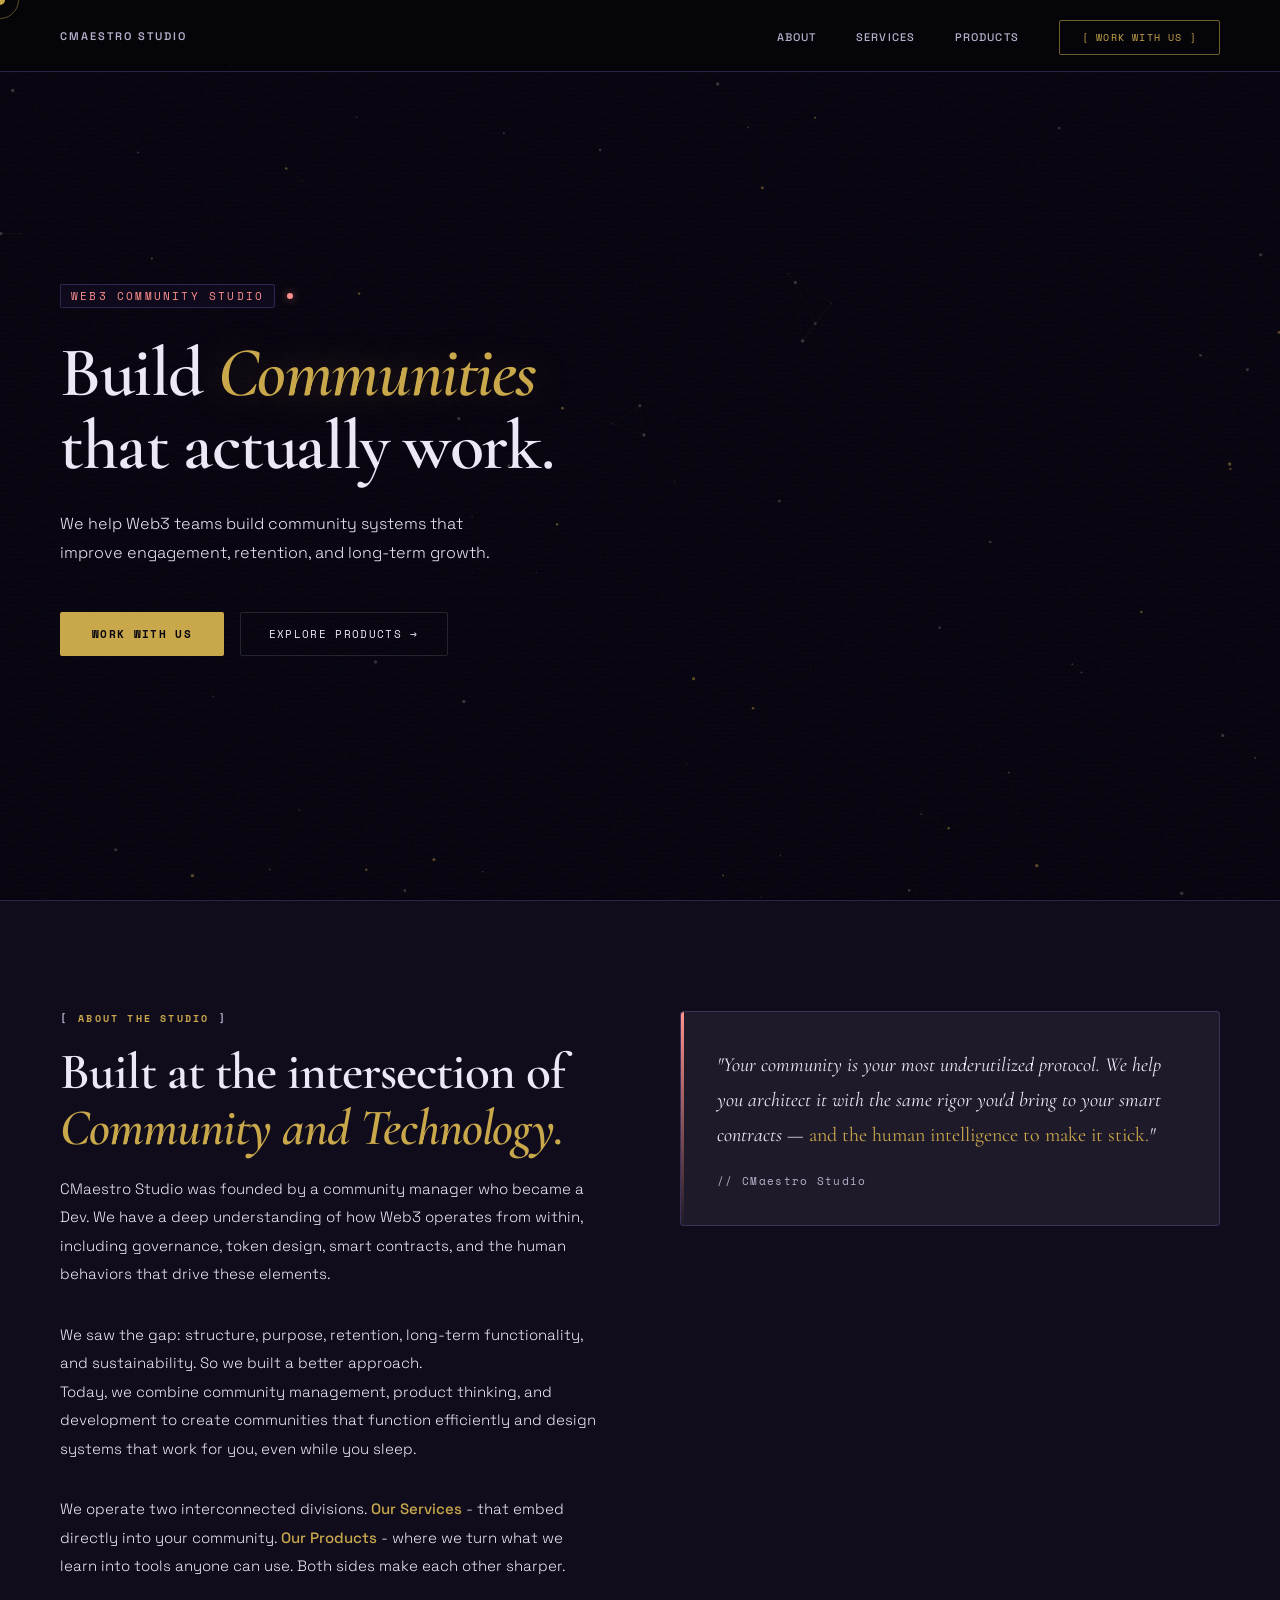
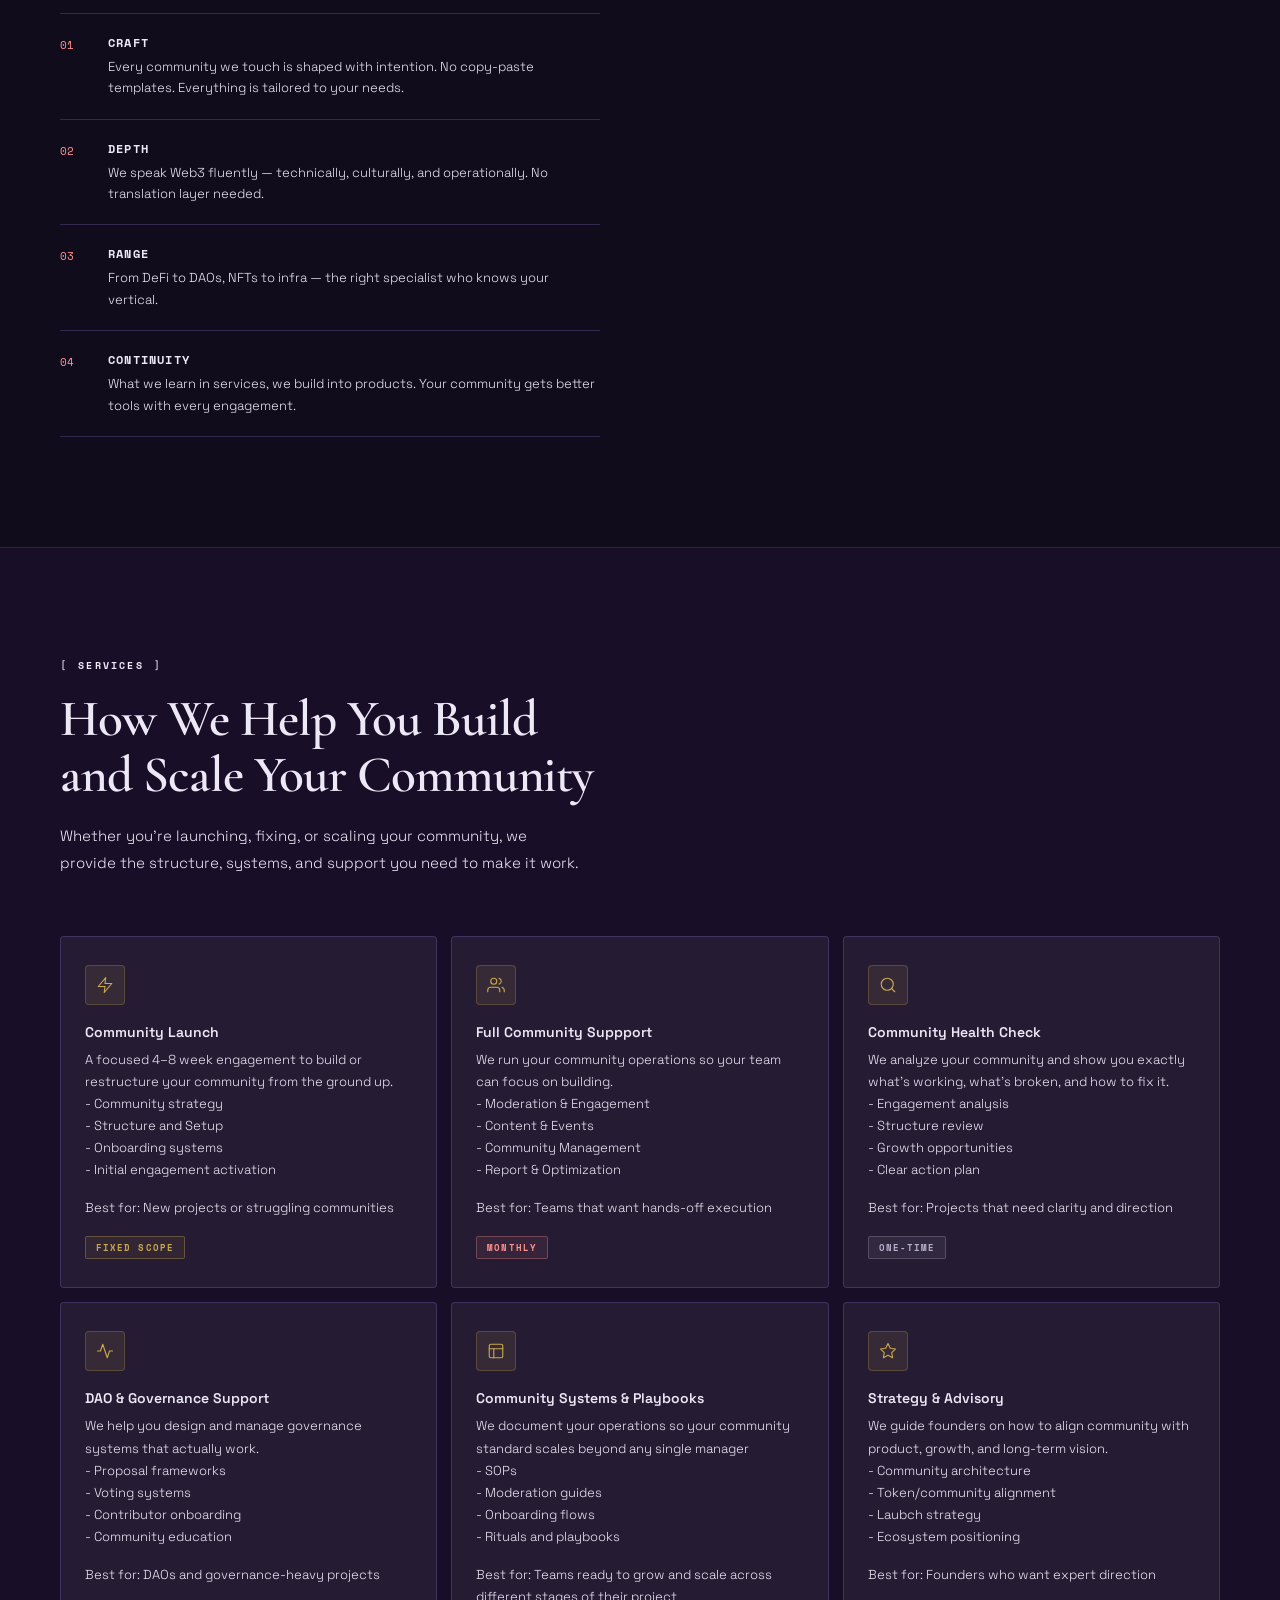
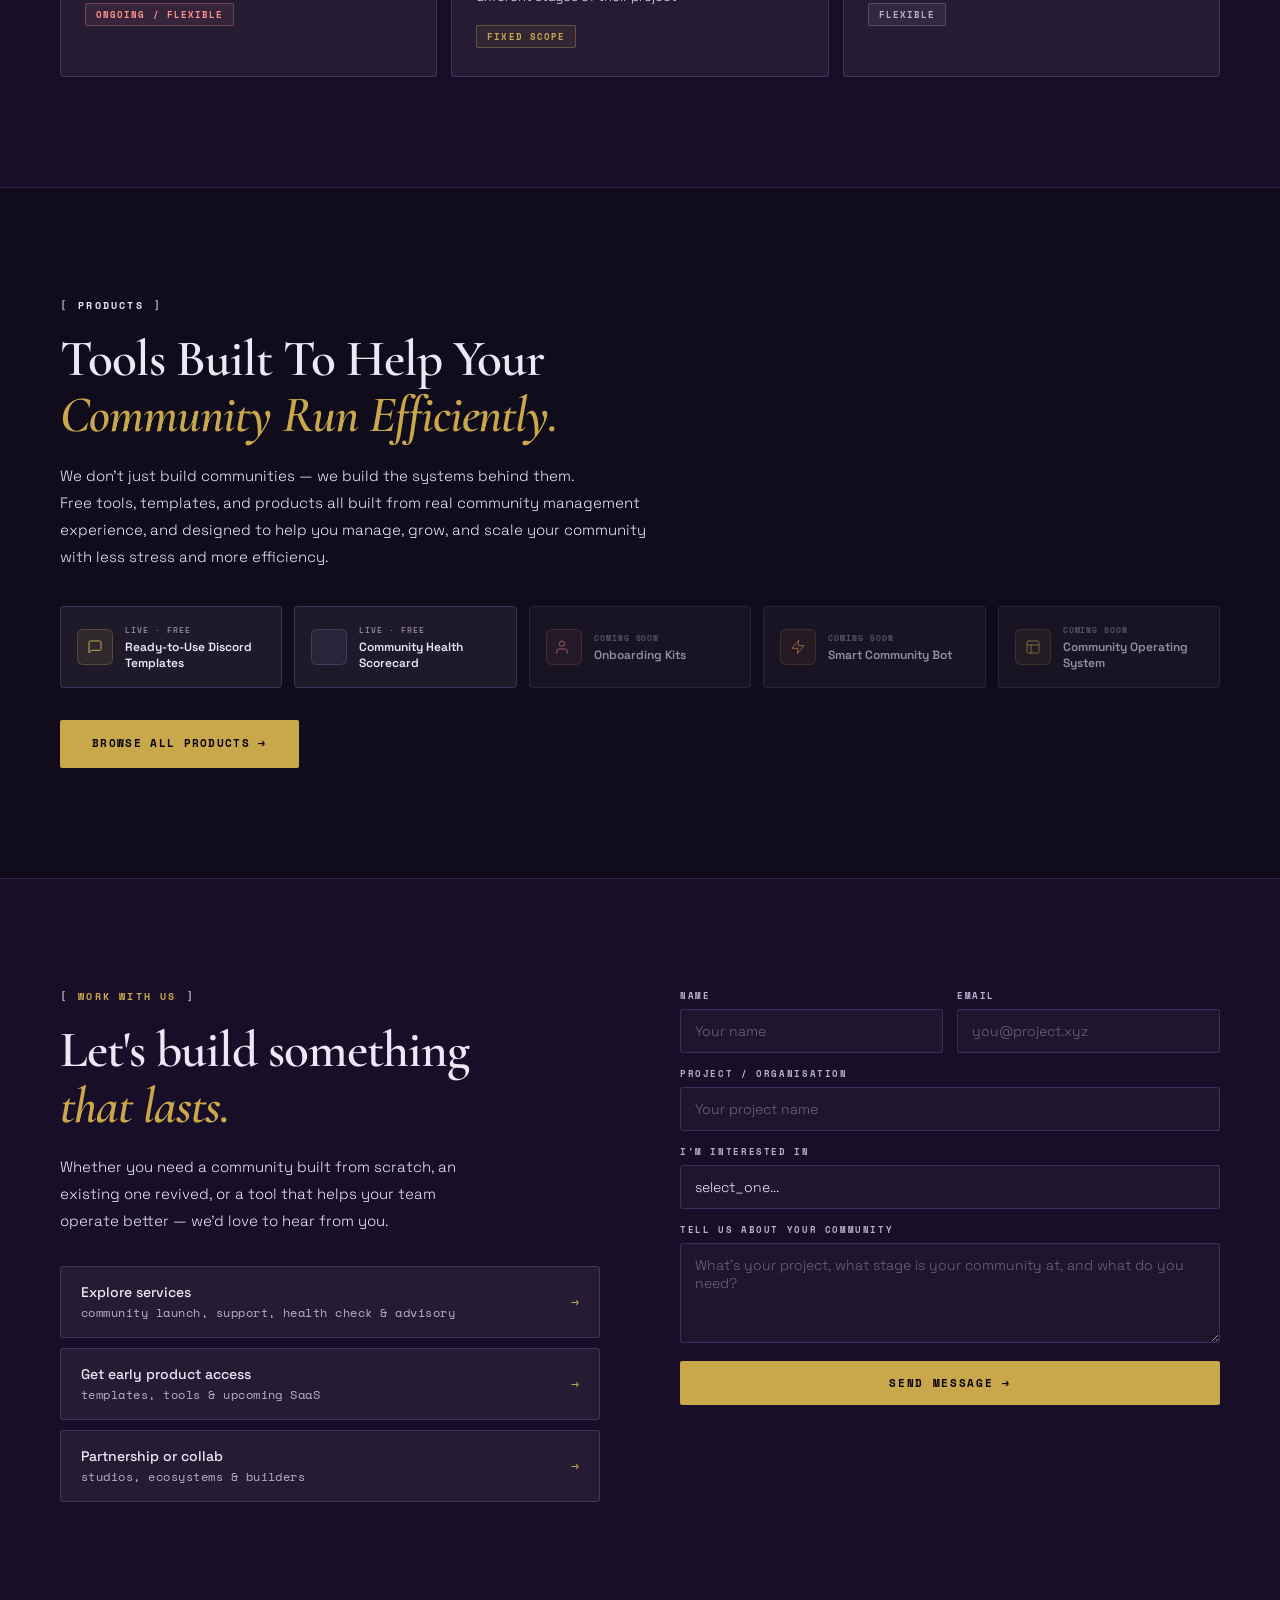
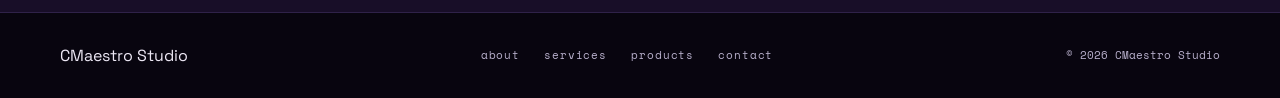
<file: index.html>
<!DOCTYPE html>
<html lang="en">
<head>
  <meta charset="UTF-8">
  <meta name="viewport" content="width=device-width, initial-scale=1.0">
  <title>CMaestro Studio</title>
  <link rel="preconnect" href="https://fonts.googleapis.com">
  <link rel="preconnect" href="https://fonts.gstatic.com" crossorigin>
  <link rel="stylesheet" href="styles.css">
</head>
<body>

  <div class="cursor"></div>
  <div class="cursor-ring"></div>
  <canvas id="particle-canvas"></canvas>

  <div class="page-wrap">

    <!-- NAV -->
    <nav>
      <a href="/" class="nav-logo">
        <!-- <span class="nav-mark">CM</span> -->
        <span class="nav-name">CMaestro Studio</span>
      </a>
      <ul class="nav-links">
        <li><a href="#about">About</a></li>
        <li><a href="#services">Services</a></li>
        <li><a href="/products/">Products</a></li>
        <li><a href="#contact" class="nav-cta">[ Work with us ]</a></li>
      </ul>
      <div class="nav-hamburger" onclick="toggleMenu()">
        <span></span><span></span><span></span>
      </div>
    </nav>

    <!-- HERO -->
    <section id="hero">
      <div class="hero-left reveal">
        <div class="hero-eyebrow">
          <span class="hero-eyebrow-tag typed-text" data-text="WEB3 COMMUNITY STUDIO">WEB3 COMMUNITY STUDIO</span>
          <span class="hero-eyebrow-dot"></span>
        </div>
        <h1>
          <span class="glitch" data-text="Orchestrating">Build</span>
          <em>Communities</em><br>that actually work.
        </h1>
        <p class="hero-body">We help Web3 teams build community systems that improve engagement, retention, and long-term growth.</p>
        <div class="hero-actions">
          <a href="#contact" class="btn-primary">Work with us</a>
          <a href="/products/" class="btn-secondary">Explore products →</a>
        </div>
      </div>
    </section>

    <div class="section-rule"></div>

    <!-- ABOUT -->
    <section id="about">
      <div class="inner">
        <div class="about-grid">
          <div class="about-left">
            <div class="section-eyebrow eyebrow-gold reveal">
              <span class="section-eyebrow-bracket">[</span>
              <span class="section-eyebrow-text">about the studio</span>
              <span class="section-eyebrow-bracket">]</span>
            </div>
            <h2 class="reveal reveal-delay-1">Built at the intersection of<br><em>Community and Technology.</em></h2>
            <p class="about-body reveal reveal-delay-2">CMaestro Studio was founded by a community manager who became a Dev. We have a deep understanding of how Web3 operates from within, including governance, token design, smart contracts, and the human behaviors that drive these elements.</p>
            <p class="about-body reveal reveal-delay-2">We saw the gap: structure, purpose, retention, long-term functionality, and sustainability. 
            So we built a better approach. <br>Today, we combine community management, product thinking, and development to create communities that function efficiently and design systems that work for you, even while you sleep.
            </p>

            <p class="about-body reveal reveal-delay-2">We operate two interconnected divisions. <strong>Our Services</strong> - that embed directly into your community. <strong>Our Products</strong> - where we turn what we learn into tools anyone can use. Both sides make each other sharper.</p>
            <div class="about-pillars reveal reveal-delay-3">
              <div class="about-pillar">
                <div class="pillar-num">01</div>
                <div class="pillar-text">
                  <h4>Craft</h4>
                  <p>Every community we touch is shaped with intention. No copy-paste templates. Everything is tailored to your needs.</p>
                </div>
              </div>
              <div class="about-pillar">
                <div class="pillar-num">02</div>
                <div class="pillar-text">
                  <h4>Depth</h4>
                  <p>We speak Web3 fluently — technically, culturally, and operationally. No translation layer needed.</p>
                </div>
              </div>
              <div class="about-pillar">
                <div class="pillar-num">03</div>
                <div class="pillar-text">
                  <h4>Range</h4>
                  <p>From DeFi to DAOs, NFTs to infra — the right specialist who knows your vertical.</p>
                </div>
              </div>
              <div class="about-pillar">
                <div class="pillar-num">04</div>
                <div class="pillar-text">
                  <h4>Continuity</h4>
                  <p>What we learn in services, we build into products. Your community gets better tools with every engagement.</p>
                </div>
              </div>
            </div>
          </div>
          <div class="about-right reveal reveal-delay-2">
            <div class="about-quote">
              <blockquote>"Your community is your most underutilized protocol. We help you architect it with the same rigor you'd bring to your smart contracts  — <span>and the human intelligence to make it stick.</span>"</blockquote>
              <div class="about-quote-attr">// CMaestro Studio</div>
            </div>
        </div>
      </div>
    </section>

    <div class="section-rule"></div>

    <!-- SERVICES -->
    <section id="services">
      <div class="inner">
        <div class="section-eyebrow eyebrow-peach reveal">
          <span class="section-eyebrow-bracket">[</span>
          <span class="section-eyebrow-text">services</span>
          <span class="section-eyebrow-bracket">]</span>
        </div>
        <h2 class="reveal reveal-delay-1"> How We Help You Build <br>and Scale Your Community</h2>
        <p class="section-lead reveal reveal-delay-2">Whether you're launching, fixing, or scaling your community, we provide the structure, systems, and support you need to make it work.</p>
        <div class="services-grid">
          <div class="service-card reveal reveal-delay-1">
            <div class="service-icon">
              <svg viewBox="0 0 24 24"><path d="M13 2L3 14h9l-1 8 10-12h-9l1-8z"/></svg>
            </div>
            <h3>Community Launch</h3>
            <p>A focused 4–8 week engagement to build or restructure your community from the ground up. 
              <br>- Community strategy <br>- Structure and Setup <br>- Onboarding systems <br>- Initial engagement activation
            </p>
            <p>Best for: New projects or struggling communities</p>
            <span class="service-badge badge-sprint">Fixed scope</span>
          </div>
          <div class="service-card reveal reveal-delay-2">
            <div class="service-icon">
              <svg viewBox="0 0 24 24"><path d="M17 21v-2a4 4 0 0 0-4-4H5a4 4 0 0 0-4 4v2"/><circle cx="9" cy="7" r="4"/><path d="M23 21v-2a4 4 0 0 0-3-3.87"/><path d="M16 3.13a4 4 0 0 1 0 7.75"/></svg>
            </div>
            <h3>Full Community Suppport</h3>
            <p>We run your community operations so your team can focus on building. 
              <br>- Moderation & Engagement <br>- Content & Events <br>- Community Management <br>- Report & Optimization
            </p>
            <p>Best for: Teams that want hands-off execution</p>
            <span class="service-badge badge-retainer">Monthly</span>
          </div>
          <div class="service-card reveal reveal-delay-3">
            <div class="service-icon">
              <svg viewBox="0 0 24 24"><circle cx="11" cy="11" r="8"/><path d="m21 21-4.35-4.35"/></svg>
            </div>
            <h3>Community Health Check</h3>
            <p>We analyze your community and show you exactly what’s working, what’s broken, and how to fix it. 
              <br>- Engagement analysis <br>- Structure review <br>- Growth opportunities <br>- Clear action plan
            </p>
            <p>Best for: Projects that need clarity and direction</p>
            <span class="service-badge badge-audit">One-time</span>
          </div>
          <div class="service-card reveal reveal-delay-1">
            <div class="service-icon">
              <svg viewBox="0 0 24 24"><polyline points="22 12 18 12 15 21 9 3 6 12 2 12"/></svg>
            </div>
            <h3>DAO & Governance Support</h3>
            <p>We help you design and manage governance systems that actually work.
              <br>- Proposal frameworks <br>- Voting systems <br>- Contributor onboarding <br>- Community education
            </p>
            <p>Best for: DAOs and governance-heavy projects</p>
            <span class="service-badge badge-retainer">Ongoing / Flexible</span>
          </div>
          <div class="service-card reveal reveal-delay-2">
            <div class="service-icon">
              <svg viewBox="0 0 24 24"><rect x="3" y="3" width="18" height="18" rx="2"/><line x1="3" y1="9" x2="21" y2="9"/><line x1="9" y1="21" x2="9" y2="9"/></svg>
            </div>
            <h3>Community Systems & Playbooks</h3>
            <p> We document your operations so your community standard scales beyond any single manager
              <br>- SOPs <br>- Moderation guides <br>- Onboarding flows <br>- Rituals and playbooks
            </p>
            <p>Best for: Teams ready to grow and scale across different stages of their project</p>
            <span class="service-badge badge-sprint">Fixed scope</span>
          </div>
          <div class="service-card reveal reveal-delay-3">
            <div class="service-icon">
              <svg viewBox="0 0 24 24"><polygon points="12 2 15.09 8.26 22 9.27 17 14.14 18.18 21.02 12 17.77 5.82 21.02 7 14.14 2 9.27 8.91 8.26 12 2"/></svg>
            </div>
            <h3>Strategy & Advisory</h3>
            <p>We guide founders on how to align community with product, growth, and long-term vision.
              <br>- Community architecture <br>- Token/community alignment <br>- Laubch strategy <br>- Ecosystem positioning
            </p>
            <p>Best for: Founders who want expert direction</p>
            <span class="service-badge badge-audit">Flexible</span>
          </div>
        </div>
      </div>
    </section>

    <div class="section-rule"></div>

    <!-- PRODUCTS TEASER -->
    <section id="products">
      <div class="inner">
        <div class="section-eyebrow eyebrow-orange reveal">
          <span class="section-eyebrow-bracket">[</span>
          <span class="section-eyebrow-text">Products</span>
          <span class="section-eyebrow-bracket">]</span>
        </div>
        <h2 class="reveal reveal-delay-1">Tools Built To Help Your<br><em>Community Run Efficiently.</em></h2>
        <Free class="section-lead reveal reveal-delay-2">We don't just build communities — we build the systems behind them. <br>Free tools, templates, and products all built from real community management <br>experience, and designed to help you manage, grow, and scale your community <br>with less stress and more efficiency.
        </p>
        <div class="products-teaser reveal reveal-delay-2">
          <div class="teaser-card">
            <div class="teaser-card-icon">
              <svg viewBox="0 0 24 24"><path d="M21 15a2 2 0 0 1-2 2H7l-4 4V5a2 2 0 0 1 2-2h14a2 2 0 0 1 2 2z"/></svg>
            </div>
            <div class="teaser-card-body">
              <div class="teaser-card-status">Live · Free</div>
              <div class="teaser-card-name">Ready-to-Use Discord Templates</div>
            </div>
          </div>
          <div class="teaser-card">
            <div class="teaser-card-icon teaser-icon-purple">
              <svg viewBox="0 0 24 24"><polyline points="22 12 18 12 15 21 9 3 6 12 2 12"/></svg>
            </div>
            <div class="teaser-card-body">
              <div class="teaser-card-status">Live · Free</div>
              <div class="teaser-card-name">Community Health Scorecard</div>
            </div>
          </div>
          <div class="teaser-card teaser-card--soon">
            <div class="teaser-card-icon teaser-icon-peach">
              <svg viewBox="0 0 24 24"><path d="M17 21v-2a4 4 0 0 0-4-4H5a4 4 0 0 0-4 4v2"/><circle cx="9" cy="7" r="4"/></svg>
            </div>
            <div class="teaser-card-body">
              <div class="teaser-card-status">Coming soon</div>
              <div class="teaser-card-name">Onboarding Kits</div>
            </div>
          </div>
          <div class="teaser-card teaser-card--soon">
            <div class="teaser-card-icon teaser-icon-orange">
              <svg viewBox="0 0 24 24"><path d="M13 2L3 14h9l-1 8 10-12h-9l1-8z"/></svg>
            </div>
            <div class="teaser-card-body">
              <div class="teaser-card-status">Coming soon</div>
              <div class="teaser-card-name">Smart Community Bot</div>
            </div>
          </div>
          <div class="teaser-card teaser-card--soon">
            <div class="teaser-card-icon">
              <svg viewBox="0 0 24 24"><rect x="3" y="3" width="18" height="18" rx="2"/><line x1="3" y1="9" x2="21" y2="9"/><line x1="9" y1="21" x2="9" y2="9"/></svg>
            </div>
            <div class="teaser-card-body">
              <div class="teaser-card-status">Coming soon</div>
              <div class="teaser-card-name">Community Operating System</div>
            </div>
          </div>
        </div>
        <div class="products-teaser-cta reveal reveal-delay-3">
          <a href="/products/" class="btn-primary">Browse all products →</a>
          <!-- <span class="teaser-count">// 2 live · 3 coming soon</span> -->
        </div>
      </div>
    </section>

    <div class="section-rule"></div>

    <!-- CONTACT -->
    <section id="contact">
      <div class="inner">
        <div class="contact-inner">
          <div class="contact-left">
            <div class="section-eyebrow eyebrow-gold reveal">
              <span class="section-eyebrow-bracket">[</span>
              <span class="section-eyebrow-text">work with us</span>
              <span class="section-eyebrow-bracket">]</span>
            </div>
            <h2 class="reveal reveal-delay-1">Let's build something<br><em>that lasts.</em></h2>
            <p class="contact-lead reveal reveal-delay-2">Whether you need a community built from scratch, an existing one revived, or a tool that helps your team operate better — we'd love to hear from you.</p>
            <div class="contact-options reveal reveal-delay-3">
              <button class="contact-option" onclick="setType('services')">
                <div class="contact-option-left">
                  <h4>Explore services</h4>
                  <p>community launch, support, health check &amp; advisory</p>
                </div>
                <span class="contact-arrow">→</span>
              </button>
              <button class="contact-option" onclick="setType('products')">
                <div class="contact-option-left">
                  <h4>Get early product access</h4>
                  <p>templates, tools &amp; upcoming SaaS</p>
                </div>
                <span class="contact-arrow">→</span>
              </button>
              <button class="contact-option" onclick="setType('partnership')">
                <div class="contact-option-left">
                  <h4>Partnership or collab</h4>
                  <p>studios, ecosystems &amp; builders</p>
                </div>
                <span class="contact-arrow">→</span>
              </button>
            </div>
          </div>
          <div class="contact-right reveal reveal-delay-2">
            <form class="contact-form" name="contact" method="POST" action="https://api.web3forms.com/submit">
              <input type="hidden" name="access_key" value="fbf85759-64cc-4e9a-8a7f-764c3c64927b">
              <input type="hidden" name="redirect" value="https://cmaestrostudio.xyz/thankyou.html">
              <input type="hidden" name="subject" value="New enquiry — CMaestro Studio">
              <input type="hidden" name="from_name" value="CMaestro Studio Website">
              <input type="checkbox" name="botcheck" style="display:none">
              <div class="form-row">
                <div class="form-group">
                  <label>Name</label>
                  <input type="text" name="name" placeholder="Your name">
                </div>
                <div class="form-group">
                  <label>Email</label>
                  <input type="email" name="email" placeholder="you@project.xyz">
                </div>
              </div>
              <div class="form-group">
                <label>Project / Organisation</label>
                <input type="text" name="project" placeholder="Your project name">
              </div>
              <div class="form-group">
                <label>I'm interested in</label>
                <select id="inquiry-type" name="interest">
                  <option value="">select_one...</option>
                  <option value="services">Studio services</option>
                  <option value="products">Products &amp; tools</option>
                  <option value="partnership">Partnership</option>
                  <option value="other">Something else</option>
                </select>
              </div>
              <div class="form-group">
                <label>Tell us about your community</label>
                <textarea name="message" placeholder="What's your project, what stage is your community at, and what do you need?"></textarea>
              </div>
              <button type="submit" class="form-submit">send message →</button>
            </form>
          </div>
        </div>
      </div>
    </section>

    <!-- FOOTER -->
    <footer>
      <div class="footer-logo">
        <!-- <span class="footer-mark">CM</span> -->
        <span class="footer-name">CMaestro Studio</span>
      </div>
      <div class="footer-links">
        <a href="#about">about</a>
        <a href="#services">services</a>
        <a href="/products/">products</a>
        <a href="#contact">contact</a>
      </div>
      <div class="footer-copy">© 2026 CMaestro Studio</div>
    </footer>

  </div>

  <script src="main.js"></script>
</body>
</html>
</file>
<file: styles.css>
@import url('https://fonts.googleapis.com/css2?family=Cormorant+Garamond:ital,wght@0,300;0,400;0,600;0,700;1,300;1,400&family=Space+Grotesk:wght@300;400;500;600;700&family=Space+Mono:wght@400;700&display=swap');

*, *::before, *::after {
  box-sizing: border-box;
  margin: 0;
  padding: 0;
}

:root {
  --primary:     #392668;
  --primary-bright: #4D3580;
  --primary-dim: #251840;
  --primary-glow: rgba(57,38,104,0.35);
  --primary-trace: rgba(57,38,104,0.15);
  --ink:         #08050F;
  --ink-2:       #100C1C;
  --ink-3:       #180E28;
  --surface:     #120D1E;
  --card:        rgba(255,255,255,0.06);
  --card-hover:  rgba(255,255,255,0.10);
  --border:      rgba(120,90,180,0.35);
  --border-hi:   rgba(201,168,76,0.55);
  --text-1:      #EDE8F5;
  --text-2:      #B8B0CC;
  --text-3:      #8A7FA0;
  --gold:        #C9A84C;
  --gold-bright: #F0C84A;
  --font-serif:  'Cormorant Garamond', serif;
  --font-sans:   'Space Grotesk', sans-serif;
  --font-mono:   'Space Mono', monospace;
  --peach:       #FF928C;
  --orange:      #ef9854;
  --peach-trace: rgba(255,146,140,0.1);
  --peach-glow:  rgba(255,146,140,0.2);
}

html {
  scroll-behavior: smooth;
}

body {
  font-family: var(--font-sans);
  background: var(--ink);
  color: var(--text-1);
  overflow-x: hidden;
  cursor: none;
}

/* ── CURSOR ── */
.cursor {
  position: fixed;
  width: 10px;
  height: 10px;
  background: var(--gold);
  border-radius: 50%;
  pointer-events: none;
  z-index: 9999;
  transform: translate(-50%,-50%);
  transition: width 0.2s, height 0.2s, background 0.2s;
  mix-blend-mode: difference;
}
.cursor-ring {
  position: fixed;
  width: 38px;
  height: 38px;
  border: 1px solid rgba(201,168,76,0.45);
  border-radius: 50%;
  pointer-events: none;
  z-index: 9998;
  transform: translate(-50%,-50%);
  transition: width 0.25s, height 0.25s, border-color 0.25s;
}

/* ── CANVAS ── */
#particle-canvas {
  position: fixed;
  inset: 0;
  z-index: 0;
  pointer-events: none;
  opacity: 0.6;
}

/* ── NOISE & SCANLINES ── */
body::before {
  content: '';
  position: fixed;
  inset: 0;
  z-index: 1;
  pointer-events: none;
  background-image: url("data:image/svg+xml,%3Csvg viewBox='0 0 200 200' xmlns='http://www.w3.org/2000/svg'%3E%3Cfilter id='n'%3E%3CfeTurbulence type='fractalNoise' baseFrequency='0.85' numOctaves='4' stitchTiles='stitch'/%3E%3C/filter%3E%3Crect width='100%25' height='100%25' filter='url(%23n)' opacity='0.045'/%3E%3C/svg%3E");
  opacity: 0.32;
}
body::after {
  content: '';
  position: fixed;
  inset: 0;
  z-index: 2;
  pointer-events: none;
  background: repeating-linear-gradient(0deg,transparent,transparent 2px,rgba(57,38,104,0.04) 2px,rgba(57,38,104,0.04) 4px);
}

/* ── LAYOUT ── */
.page-wrap {
  position: relative;
  z-index: 3;
}
section {
  padding: 110px 60px;
  position: relative;
}
.inner {
  max-width: 1200px;
  margin: 0 auto;
}
.section-rule {
  width: 100%;
  height: 1px;
  background: var(--border);
}

/* ── NAV ── */
nav {
  position: fixed;
  top: 0;
  left: 0;
  right: 0;
  z-index: 200;
  display: flex;
  align-items: center;
  justify-content: space-between;
  padding: 0 60px;
  height: 72px;
  background: rgba(8,5,15,0.85);
  backdrop-filter: blur(20px) saturate(1.3);
  border-bottom: 1px solid var(--border);
}
.nav-logo {
  display: flex;
  align-items: center;
  gap: 14px;
  text-decoration: none;
}

.nav-name {
  font-size: 11px;
  font-weight: 600;
  letter-spacing: 0.18em;
  text-transform: uppercase;
  color: var(--text-2);
}
.nav-links {
  display: flex;
  align-items: center;
  gap: 40px;
  list-style: none;
}
.nav-links a {
  font-size: 11px;
  font-weight: 500;
  letter-spacing: 0.1em;
  text-transform: uppercase;
  color: var(--text-2);
  text-decoration: none;
  position: relative;
  transition: color 0.2s;
}
.nav-links a::after {
  content: '';
  position: absolute;
  bottom: -4px;
  left: 0;
  right: 0;
  height: 1px;
  background: var(--gold);
  transform: scaleX(0);
  transform-origin: left;
  transition: transform 0.25s ease;
}
.nav-links a:hover {
  color: var(--gold);
}
.nav-links a:hover::after {
  transform: scaleX(1);
}
.nav-cta {
  padding: 9px 22px !important;
  background: transparent !important;
  color: var(--gold) !important;
  border: 1px solid var(--border-hi) !important;
  border-radius: 2px !important;
  font-family: var(--font-mono) !important;
  font-size: 10px !important;
  letter-spacing: 0.12em !important;
  transition: background 0.2s, box-shadow 0.2s !important;
}
.nav-cta:hover {
  background: var(--primary-trace) !important;
  box-shadow: 0 0 20px var(--primary-glow) !important;
}
.nav-cta::after {
  display: none !important;
}
.nav-hamburger {
  display: none;
  cursor: pointer;
  flex-direction: column;
  gap: 5px;
}
.nav-hamburger span {
  width: 22px;
  height: 1px;
  background: var(--text-2);
  transition: all 0.3s;
}

/* ── HERO ── */
#hero {
  min-height: 100vh;
  display: flex;
  flex-direction: column;
  justify-content: center;
  padding: 140px 60px 100px;
  overflow: hidden;
}
.hero-grid {
  display: grid;
  grid-template-columns: 1.1fr 0.9fr;
  gap: 80px;
  align-items: center;
  max-width: 1200px;
  margin: 0 auto;
  width: 100%;
}
.hero-eyebrow {
  display: flex;
  align-items: center;
  gap: 12px;
  margin-bottom: 28px;
  font-family: var(--font-mono);
  font-size: 11px;
  letter-spacing: 0.2em;
  color: var(--peach);
}
.hero-eyebrow-tag {
  padding: 3px 10px;
  background: var(--primary-trace);
  border: 1px solid var(--border);
  border-radius: 2px;
}
.hero-eyebrow-dot {
  width: 6px;
  height: 6px;
  background: #FF928C;
  border-radius: 50%;
  box-shadow: 0 0 8px rgba(255,146,140,0.6);
  animation: blink 1.8s step-end infinite;
}
@keyframes blink {
  0%,100% {
    opacity:1} 50% {
      opacity:0};
}

h1 {
  font-family: var(--font-serif);
  font-size: clamp(48px, 5.5vw, 82px);
  font-weight: 600;
  line-height: 1.04;
  color: var(--text-1);
  margin-bottom: 28px;
  letter-spacing: -0.02em;
}
h1 em {
  font-style: italic;
  color: var(--gold);
  text-shadow: 0 0 40px rgba(201,168,76,0.3);
}

.hero-body {
  font-size: 16px;
  color: var(--text-1);
  line-height: 1.8;
  max-width: 460px;
  margin-bottom: 44px;
  font-weight: 300;
}
.hero-actions {
  display: flex;
  gap: 16px;
  align-items: center;
  flex-wrap: wrap;
}

.btn-primary {
  padding: 14px 32px;
  background: var(--gold);
  color: var(--ink);
  font-family: var(--font-mono);
  font-size: 11px;
  font-weight: 700;
  letter-spacing: 0.12em;
  text-transform: uppercase;
  text-decoration: none;
  border-radius: 2px;
  border: none;
  cursor: none;
  transition: box-shadow 0.25s, transform 0.15s, background 0.2s;
  display: inline-block;
  position: relative;
  overflow: hidden;
}
.btn-primary::before {
  content: '';
  position: absolute;
  inset: 0;
  background: linear-gradient(90deg,transparent,rgba(255,255,255,0.18),transparent);
  transform: translateX(-100%);
  transition: transform 0.5s ease;
}
.btn-primary:hover {
  background: var(--gold-bright);
  box-shadow: 0 0 32px rgba(201,168,76,0.5);
  transform: translateY(-2px);
}
.btn-primary:hover::before {
  transform: translateX(100%);
}

.btn-secondary {
  padding: 13px 28px;
  background: transparent;
  color: var(--text-1);
  font-family: var(--font-mono);
  font-size: 11px;
  letter-spacing: 0.12em;
  text-transform: uppercase;
  text-decoration: none;
  border-radius: 2px;
  border: 1px solid rgba(255,255,255,0.12);
  cursor: none;
  transition: border-color 0.2s, color 0.2s, transform 0.15s;
  display: inline-block;
}
.btn-secondary:hover {
  border-color: var(--border-hi);
  color: var(--gold);
  transform: translateY(-2px);
}


/* ── SECTION EYEBROW ── */
.section-eyebrow {
  display: flex;
  align-items: center;
  gap: 10px;
  margin-bottom: 18px;
  font-family: var(--font-mono);
  font-size: 10px;
  font-weight: 700;
  letter-spacing: 0.22em;
  text-transform: uppercase;
}
.section-eyebrow-bracket {
  color: var(--text-2);
}
.eyebrow-gold .section-eyebrow-text {
  color: var(--gold);
}
.eyebrow-teal .section-eyebrow-text {
  color: #FF928C;
}
.eyebrow-blue .section-eyebrow-text {
  color: #ef9854;
}

h2 {
  font-family: var(--font-serif);
  font-size: clamp(36px,4vw,60px);
  font-weight: 600;
  line-height: 1.1;
  color: var(--text-1);
  margin-bottom: 18px;
  letter-spacing: -0.02em;
}
h2 em {
  font-style: italic;
  color: var(--gold);
}
.section-lead {
  font-size: 15px;
  color: var(--text-1);
  line-height: 1.8;
  max-width: 520px;
  margin-bottom: 60px;
  font-weight: 300;
}

/* ── ABOUT ── */
#about {
  background: var(--ink-2);
}
.about-grid {
  display: grid;
  grid-template-columns: 1fr 1fr;
  gap: 80px;
  align-items: start;
}
.about-body {
  font-size: 15px;
  color: var(--text-1);
  line-height: 1.9;
  margin-bottom: 32px;
  font-weight: 300;
}
.about-body strong {
  color: var(--gold);
  font-weight: 500;
}
.about-pillars {
  display: flex;
  flex-direction: column;
}
.about-pillar {
  display: flex;
  gap: 20px;
  padding: 20px 0;
  border-bottom: 1px solid var(--border);
  align-items: flex-start;
  transition: padding-left 0.2s;
}
.about-pillar:first-child {
  border-top: 1px solid var(--border);
}
.about-pillar:hover {
  padding-left: 8px;
}
.pillar-num {
  font-family: var(--font-mono);
  font-size: 11px;
  color: var(--peach);
  min-width: 28px;
  padding-top: 3px;
}
.pillar-text h4 {
  font-size: 12px;
  font-weight: 600;
  letter-spacing: 0.1em;
  text-transform: uppercase;
  color: var(--text-1);
  margin-bottom: 5px;
  font-family: var(--font-mono);
}
.pillar-text p {
  font-size: 13px;
  color: var(--text-1);
  line-height: 1.65;
  font-weight: 300;
}

.about-quote {
  padding: 36px;
  border: 1px solid var(--border);
  border-radius: 4px;
  background: var(--card);
  position: relative;
  overflow: hidden;
}
.about-quote::before {
  content: '';
  position: absolute;
  top: 0;
  left: 0;
  width: 3px;
  height: 100%;
  background: linear-gradient(180deg, var(--peach) 0%, transparent 100%);
}
.about-quote blockquote {
  font-family: var(--font-serif);
  font-size: 20px;
  font-style: italic;
  color: var(--text-1);
  line-height: 1.75;
  margin-bottom: 20px;
}
.about-quote blockquote span {
  color: var(--gold);
  font-style: normal;
}
.about-quote-attr {
  font-family: var(--font-mono);
  font-size: 11px;
  color: var(--text-2);
  letter-spacing: 0.12em;
}

/* ── SERVICES ── */
#services {
  background: var(--ink-3);
}
.services-grid {
  display: grid;
  grid-template-columns: repeat(3,1fr);
  gap: 14px;
}
.service-card {
  padding: 28px 24px;
  background: var(--card);
  border: 1px solid var(--border);
  border-radius: 4px;
  transition: border-color 0.25s, background 0.25s, transform 0.25s, box-shadow 0.25s;
  position: relative;
  overflow: hidden;
}
.service-card::after {
  content: '';
  position: absolute;
  bottom: 0;
  left: 0;
  right: 0;
  height: 2px;
  background: linear-gradient(90deg, var(--gold), transparent);
  transform: scaleX(0);
  transform-origin: left;
  transition: transform 0.35s ease;
}
.service-card:hover {
  border-color: var(--border-hi);
  background: var(--card-hover);
  transform: translateY(-5px);
  box-shadow: 0 16px 48px rgba(0,0,0,0.5), 0 0 0 1px var(--border-hi);
}
.service-card:hover::after {
  transform: scaleX(1);
}
.service-icon {
  width: 40px;
  height: 40px;
  background: rgba(201,168,76,0.1);
  border: 1px solid rgba(201,168,76,0.25);
  border-radius: 4px;
  display: flex;
  align-items: center;
  justify-content: center;
  margin-bottom: 18px;
}
.service-icon svg {
  width: 18px;
  height: 18px;
  stroke: var(--gold);
  fill: none;
  stroke-width: 1.5;
  stroke-linecap: round;
  stroke-linejoin: round;
}
.service-card h3 {
  font-size: 14px;
  font-weight: 600;
  color: var(--text-1);
  margin-bottom: 8px;
}
.service-card p {
  font-size: 13px;
  color: var(--text-1);
  line-height: 1.7;
  margin-bottom: 16px;
  font-weight: 300;
}
.service-badge {
  display: inline-flex;
  align-items: center;
  gap: 6px;
  padding: 4px 10px;
  font-family: var(--font-mono);
  font-size: 9px;
  font-weight: 700;
  letter-spacing: 0.12em;
  text-transform: uppercase;
  border-radius: 2px;
  border: 1px solid;
}
.badge-sprint {
  border-color: rgba(201,168,76,0.35);
  color: var(--gold);
  background: rgba(201,168,76,0.08);
}
.badge-retainer {
  border-color: rgba(255,146,140,0.3);
  color: #FF928C;
  background: rgba(255,146,140,0.08);
}
.badge-audit {
  border-color: rgba(255,255,255,0.18);
  color: var(--text-2);
  background: rgba(255,255,255,0.06);
}

/* ── PRODUCTS TEASER── */
#products {
  background: var(--ink-2);
}
.products-teaser {
  display: grid;
  grid-template-columns: repeat(5, 1fr);
  gap: 12px;
  margin-bottom: 32px;
}
.teaser-card {
  display: flex;
  align-items: center;
  gap: 12px;
  padding: 16px;
  background: var(--card);
  border: 1px solid var(--border);
  border-radius: 4px;
  margin-top: 36px;
  transition: border-color 0.2s, background 0.2s, transform 0.2s;
}
.teaser-card:hover {
  border-color: var(--border-hi);
  background: var(--card-hover);
  transform: translateY(-3px);
}
.teaser-card--soon {
  opacity: 0.6;
}
.teaser-card--soon:hover {
  opacity: 1;
}
.teaser-card-icon {
  width: 36px;
  height: 36px;
  background: rgba(201,168,76,0.1);
  border: 1px solid rgba(201,168,76,0.25);
  border-radius: 6px;
  display: flex;
  align-items: center;
  justify-content: center;
  flex-shrink: 0;
}
.teaser-card-icon svg {
  width: 16px;
  height: 16px;
  fill: none;
  stroke: var(--gold);
  stroke-width: 1.5;
  stroke-linecap: round;
  stroke-linejoin: round;
}
.teaser-icon-purple {
  background: rgba(157,127,212,0.1);
  border-color: rgba(157,127,212,0.25);
}
.teaser-icon-purple svg {
  stroke: var(--primary-lg);
}
.teaser-icon-peach {
  background: rgba(255,146,140,0.1);
  border-color: rgba(255,146,140,0.25);
}
.teaser-icon-peach svg {
  stroke: var(--peach);
}
.teaser-icon-orange {
  background: rgba(239,152,84,0.1);
  border-color: rgba(239,152,84,0.25);
}
.teaser-icon-orange svg {
  stroke: var(--orange);
}
.teaser-card-body {
  min-width: 0;
}
.teaser-card-status {
  font-family: var(--font-mono);
  font-size: 8px;
  font-weight: 700;
  letter-spacing: 0.12em;
  text-transform: uppercase;
  color: var(--text-3);
  margin-bottom: 3px;
}
.teaser-card-name {
  font-size: 12px;
  font-weight: 600;
  color: var(--text-1);
  line-height: 1.3;
}
.products-teaser-cta {
  display: flex;
  align-items: center;
  gap: 20px;
  flex-wrap: wrap;
}
.teaser-count {
  font-family: var(--font-mono);
  font-size: 10px;
  color: var(--text-3);
  letter-spacing: 0.1em;
}


/* ── CONTACT ── */
#contact {
  background: var(--ink-3);
}
.contact-inner {
  display: grid;
  grid-template-columns: 1fr 1fr;
  gap: 80px;
  align-items: start;
}
.contact-lead {
  font-size: 15px;
  color: var(--text-1);
  line-height: 1.8;
  margin-bottom: 32px;
  max-width: 420px;
  font-weight: 300;
}
.contact-options {
  display: flex;
  flex-direction: column;
  gap: 10px;
}
.contact-option {
  display: flex;
  align-items: center;
  justify-content: space-between;
  gap: 12px;
  padding: 16px 20px;
  border: 1px solid var(--border);
  border-radius: 3px;
  cursor: none;
  background: var(--card);
  width: 100%;
  font-family: var(--font-sans);
  text-align: left;
  transition: border-color 0.2s, background 0.2s, transform 0.2s;
}
.contact-option:hover {
  border-color: var(--border-hi);
  background: var(--card-hover);
  transform: translateX(5px);
}
.contact-option-left h4 {
  font-size: 14px;
  font-weight: 500;
  color: var(--text-1);
  margin-bottom: 3px;
}
.contact-option-left p {
  font-size: 12px;
  color: var(--text-2);
  font-family: var(--font-mono);
  letter-spacing: 0.04em;
}
.contact-arrow {
  color: var(--gold);
  font-family: var(--font-mono);
  flex-shrink: 0;
  transition: transform 0.2s;
}
.contact-option:hover .contact-arrow {
  transform: translateX(4px);
}
.contact-form {
  display: flex;
  flex-direction: column;
  gap: 14px;
}
.form-row {
  display: grid;
  grid-template-columns: 1fr 1fr;
  gap: 14px;
}
.form-group {
  display: flex;
  flex-direction: column;
  gap: 7px;
}
.form-group label {
  font-family: var(--font-mono);
  font-size: 9px;
  font-weight: 700;
  letter-spacing: 0.18em;
  text-transform: uppercase;
  color: var(--text-2);
}
.form-group input, .form-group select, .form-group textarea {
  padding: 12px 14px;
  background: rgba(255,255,255,0.03);
  border: 1px solid var(--border);
  border-radius: 3px;
  font-family: var(--font-sans);
  font-size: 14px;
  font-weight: 300;
  color: var(--text-1);
  outline: none;
  transition: border-color 0.2s, box-shadow 0.2s;
  width: 100%;
}
.form-group input::placeholder, .form-group textarea::placeholder {
  color: var(--text-2);
  opacity: 0.5;
}
.form-group input:focus, .form-group select:focus, .form-group textarea:focus {
  border-color: var(--border-hi);
  box-shadow: 0 0 0 3px var(--primary-trace);
}
.form-group select {
  appearance: none;
  cursor: none;
}
.form-group select option {
  background: var(--ink-3);
  color: var(--text-1);
}
.form-group textarea {
  resize: vertical;
  min-height: 100px;
}
.form-submit {
  padding: 14px 24px;
  background: var(--gold);
  color: var(--ink);
  font-family: var(--font-mono);
  font-size: 11px;
  font-weight: 700;
  letter-spacing: 0.15em;
  text-transform: uppercase;
  border: none;
  border-radius: 2px;
  cursor: none;
  width: 100%;
  margin-top: 4px;
  transition: box-shadow 0.25s, transform 0.15s, background 0.2s;
  position: relative;
  overflow: hidden;
}
.form-submit::before {
  content: '';
  position: absolute;
  inset: 0;
  background: linear-gradient(90deg,transparent,rgba(255,255,255,0.18),transparent);
  transform: translateX(-100%);
  transition: transform 0.5s;
}
.form-submit:hover {
  background: var(--primary-bright);
  box-shadow: 0 0 32px rgba(201,168,76,0.4);
  transform: translateY(-1px);
}
.form-submit:hover::before {
  transform: translateX(100%);
}

/* ── FOOTER ── */
footer {
  padding: 32px 60px;
  background: var(--ink);
  border-top: 1px solid var(--border);
  display: flex;
  align-items: center;
  justify-content: space-between;
  flex-wrap: wrap;
  gap: 16px;
}
.footer-logo {
  display: flex;
  align-items: center;
  gap: 10px;
}
/* .footer-mark {
  font-family: var(--font-serif);
  font-size: 22px;
  font-weight: 600;
  color: #9D7FD4;
  text-shadow: 0 0 20px rgba(157,127,212,0.5); */
}
.footer-name {
  font-family: var(--font-mono);
  font-size: 10px;
  font-weight: 700;
  letter-spacing: 0.15em;
  text-transform: uppercase;
  color: var(--text-2);
}
.footer-copy {
  font-family: var(--font-mono);
  font-size: 11px;
  color: var(--text-2);
}
.footer-links {
  display: flex;
  gap: 24px;
}
.footer-links a {
  font-family: var(--font-mono);
  font-size: 11px;
  color: var(--text-2);
  text-decoration: none;
  letter-spacing: 0.08em;
  transition: color 0.2s;
}
.footer-links a:hover {
  color: var(--gold);
}

/* ── GLITCH ── */
.glitch {
  position: relative;
  display: inline-block;
}
.glitch::before, .glitch::after {
  content: attr(data-text);
  position: absolute;
  top: 0;
  left: 0;
  font-family: inherit;
  font-size: inherit;
  font-weight: inherit;
  color: var(--gold);
}
.glitch::before {
  color: var(--peach);
  clip-path: polygon(0 20%,100% 20%,100% 40%,0 40%);
  opacity: 0;
  animation: glitch-1 5s infinite;
}
.glitch::after {
  color: var(--peach);
  clip-path: polygon(0 60%,100% 60%,100% 80%,0 80%);
  opacity: 0;
  animation: glitch-2 5s infinite;
}
@keyframes glitch-1 {
  0%,88%,100% {
    opacity:0;
  transform:translateX(0)} 89% {
    opacity:.7;
  transform:translateX(-3px)} 91% {
    opacity:0} 93% {
      opacity:.5;
  transform:translateX(2px)} 95% {
    opacity:0};
}
@keyframes glitch-2 {
  0%,88%,100% {
    opacity:0;
  transform:translateX(0)} 90% {
    opacity:.6;
  transform:translateX(3px)} 92% {
    opacity:0} 94% {
      opacity:.4;
  transform:translateX(-2px)} 96% {
    opacity:0};
}

/* ── REVEAL ── */
.reveal {
  opacity: 0;
  transform: translateY(28px);
  transition: opacity 0.7s ease, transform 0.7s ease;
}
.reveal.visible {
  opacity: 1;
  transform: translateY(0);
}
.reveal-delay-1 {
  transition-delay: 0.1s;
}
.reveal-delay-2 {
  transition-delay: 0.2s;
}
.reveal-delay-3 {
  transition-delay: 0.3s;
}
.reveal-delay-4 {
  transition-delay: 0.4s;
}

/* ── RESPONSIVE ── */
@media (max-width: 960px) {
  nav {
    padding: 0 24px;
  }
  .nav-links {
    display: none;
  }
  .nav-hamburger {
    display: flex;
  }
  section {
    padding: 80px 24px;
  }
  #hero {
    padding: 120px 24px 80px;
  }
  .hero-grid, .about-grid, .products-top, .contact-inner {
    grid-template-columns: 1fr;
    gap: 40px;
  }
  .services-grid, .products-roadmap {
    grid-template-columns: 1fr;
  }
  .roadmap-col {
    border-right: none;
    border-bottom: 1px solid var(--border);
  }
  .roadmap-col:last-child {
    border-bottom: none;
  }
  .form-row {
    grid-template-columns: 1fr;
  }
  footer {
    flex-direction: column;
    align-items: flex-start;
    padding: 28px 24px;
  }
  body {
    cursor: auto;
  }
  .cursor, .cursor-ring {
    display: none;
  }
  .products-teaser {
    grid-template-columns: repeat(2, 1fr);
  }
}

@media (max-width: 480px) {
  .products-teaser {
    grid-template-columns: 1fr;
  }
}

/* ── PRODUCTS SECTION LABELS ── */
/* .products-live-heading {
  font-family: var(--font-mono);
  font-size: 9px;
  font-weight: 700;
  letter-spacing: 0.18em;
  text-transform: uppercase;
  color: var(--gold);
  margin-bottom: 14px;
}

.products-roadmap-heading {
  font-family: var(--font-mono);
  font-size: 9px;
  font-weight: 700;
  letter-spacing: 0.18em;
  text-transform: uppercase;
  color: var(--gold);
  margin-bottom: 16px;
}

.scorecard-link {
  display: inline-block;
  margin-top: 14px;
  font-family: var(--font-mono);
  font-size: 10px;
  color: var(--gold);
  letter-spacing: 0.1em;
  text-decoration: none;
  border-bottom: 1px solid rgba(201,168,76,0.3);
  padding-bottom: 2px;
  transition: border-color 0.2s, color 0.2s;
}

.scorecard-link:hover {
  color: var(--gold-bright);
  border-color: var(--gold);
} */

/* ── PRODUCTS TEASER (homepage) ── */


/* @media (max-width: 960px) {
  .products-teaser {
    grid-template-columns: repeat(2, 1fr);
  }
}

@media (max-width: 480px) {
  .products-teaser {
    grid-template-columns: 1fr;
  }
} */
</file>
